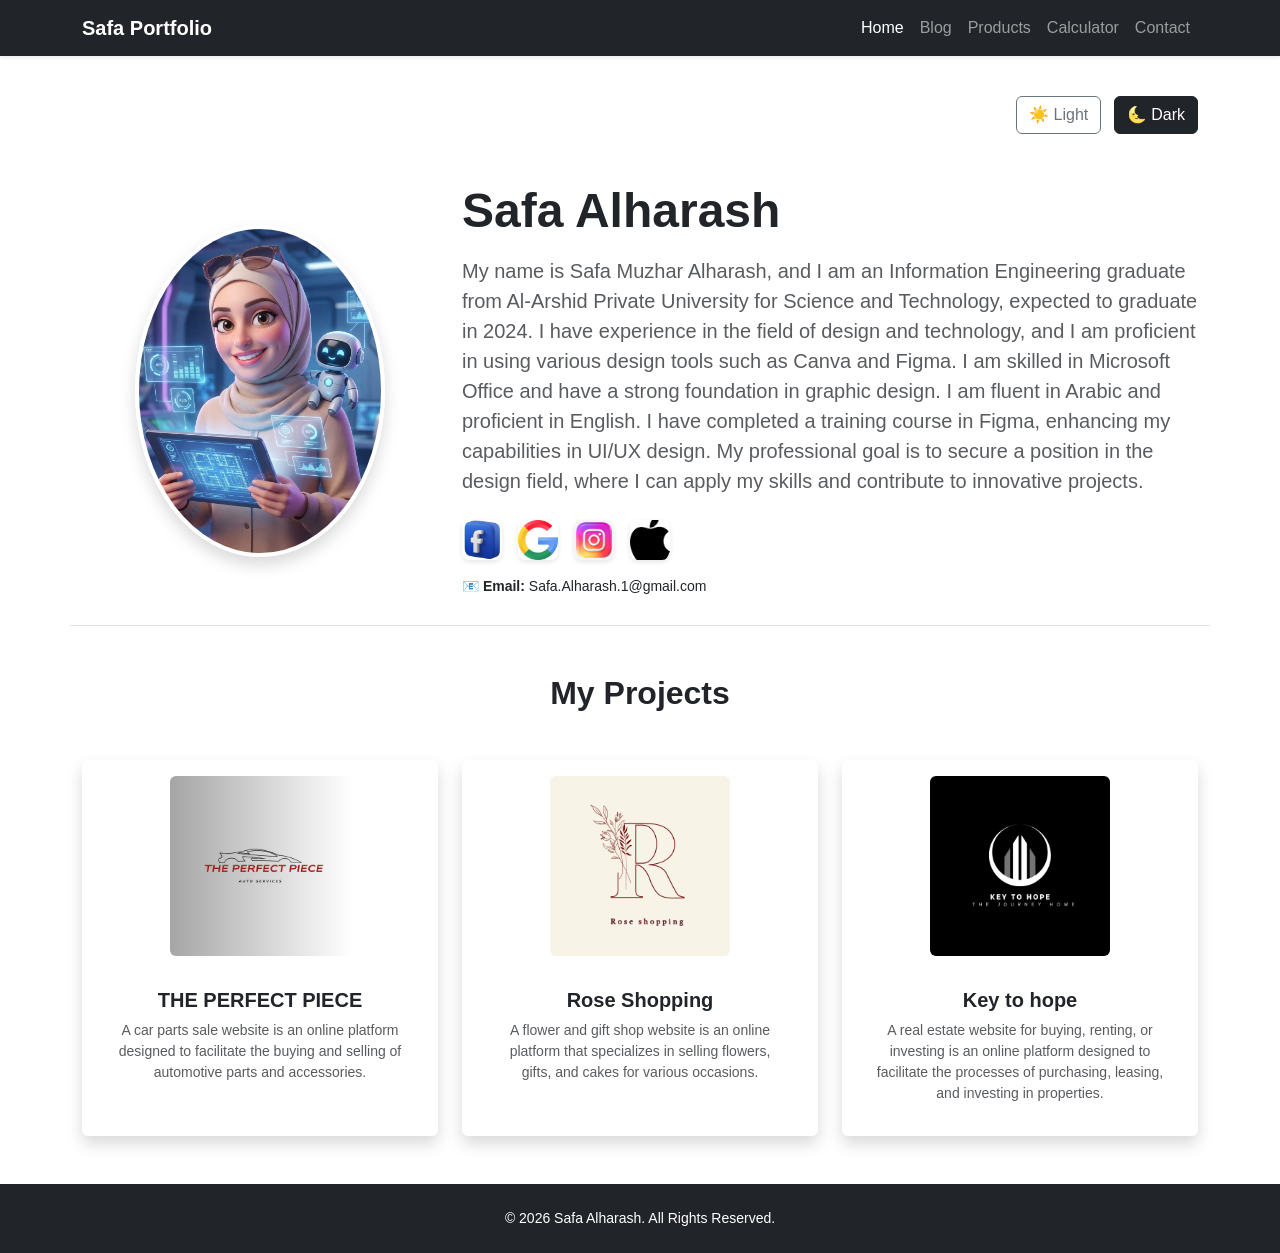
<file: index.html>
<!DOCTYPE html>
<html lang="en">

<head>
    <meta charset="UTF-8">
    <meta name="viewport" content="width=device-width, initial-scale=1.0">
    <meta name="description" content="Safa Alharash Personal Portfolio and CV website">
    <title>Safa Cv</title>
    <!-- Bootstrap 5 CSS -->
    <link href="https://cdn.jsdelivr.net/npm/bootstrap@5.3.3/dist/css/bootstrap.min.css" rel="stylesheet">
    <!-- Custom CSS -->
    <link rel="stylesheet" href="style.css">
    <!-- jQuery -->
     <script src="https://cdn.jsdelivr.net/npm/bootstrap@5.3.3/dist/js/bootstrap.bundle.min.js"></script>
    <script src="https://code.jquery.com/jquery-3.6.0.min.js"></script>   
    <script>
        $(document).ready(function(){
           
            $('#b1').click(function(){
                $('body').removeClass('bg-dark text-white').addClass('bg-white text-dark');
                $('.navbar').removeClass('navbar-dark bg-dark').addClass('navbar-light bg-light');
                $('footer').removeClass('bg-dark text-white').addClass('bg-light text-dark border-top');
                
                
                $('.project-card').removeClass('bg-secondary text-white').addClass('bg-white text-dark');
                $('.card-text').removeClass('text-light').addClass('text-muted');
                $('.about').removeClass('text-white-50').addClass('text-muted');
            });
            
            
            $('#b2').click(function(){
                $('body').removeClass('bg-white text-dark').addClass('bg-dark text-white');
                $('.navbar').removeClass('navbar-light bg-light').addClass('navbar-dark bg-dark');
                $('footer').removeClass('bg-light text-dark border-top').addClass('bg-dark text-white');
            
                $('.project-card').removeClass('bg-white text-dark').addClass('bg-secondary text-white');
                $('.card-text').removeClass('text-muted').addClass('text-light');
                $('.about').removeClass('text-muted').addClass('text-white-50');
            });
        });
    </script>
</head>

<body class="bg-white text-dark">

    <!-- Header & Navigation -->
    <header>
        <nav class="navbar navbar-expand-lg navbar-dark bg-dark shadow-sm fixed-top">
            <div class="container">
                <a class="navbar-brand fw-bold" href="index.html">Safa Portfolio</a>
                <button class="navbar-toggler" type="button" data-bs-toggle="collapse" data-bs-target="#navbarNav">
                    <span class="navbar-toggler-icon"></span>
                </button>
                <div class="collapse navbar-collapse" id="navbarNav">
                    <div class="navbar-nav ms-auto">
                        <a class="nav-link active" href="index.html">Home</a>
                        <a class="nav-link" href="blog.html">Blog</a>
                        <a class="nav-link" href="products.html">Products</a>
                        <a class="nav-link" href="calculator.html">Calculator</a>
                        <a class="nav-link" href="contact.html">Contact</a>
                    </div>
                </div>
            </div>
        </nav>
    </header>

    <!-- Main Content -->
    <main class="container mt-5 pt-5 mb-5">
        
        <!-- Theme Switcher Buttons -->
        <div class="text-end mb-4">
            <button id="b1" class="btn btn-outline-secondary me-2" title="Light mode">☀️ Light</button>
            <button id="b2" class="btn btn-dark" title="Dark mode">🌜 Dark</button>
        </div>

        <!-- Profile Section -->
        <section class="row align-items-center mb-5 py-4 border-bottom">
            <div class="col-md-4 text-center mb-4 mb-md-0">
                <div class="profil">
                    <img src="safacv.jpg" alt="Safa Alharash" class="img-fluid rounded-circle shadow" style="max-width: 250px; width: 100%;">
                    </div>
            </div>
            <div class="col-md-8">
                <div class="profil-info">
                    <h1 class="display-5 fw-bold mb-3">Safa Alharash</h1>
                    <p class="about lead text-muted">
                        My name is Safa Muzhar Alharash, and I am an Information Engineering graduate from Al-Arshid Private University for Science and Technology, expected to graduate in 2024. 
                        I have experience in the field of design and technology, and I am proficient in using various design tools such as Canva and Figma.
                        I am skilled in Microsoft Office and have a strong foundation in graphic design.
                        I am fluent in Arabic and proficient in English.
                        I have completed a training course in Figma, enhancing my capabilities in UI/UX design. My professional goal is to secure a position in the design field, where I can apply my skills and contribute to innovative projects. 
                    </p>
                    
                    <!-- Social Media Links & Contact Info (تم دمجها هنا بشكل مرتب) -->
                    <div class="social mt-4 d-flex flex-column gap-3 justify-content-start align-items-start">
                        <div class="d-flex gap-3 align-items-center">
                            <a href="#"><img src="facebook.jpg" title="Facebook" class="img-fluid" style="width: 40px; height: 40px; object-fit: cover;"></a>
                            <a href="#"><img src="google.jpg" title="Google" class="img-fluid" style="width: 40px; height: 40px; object-fit: cover;"></a>
                            <a href="#"><img src="instgram.jpg" title="Instagram" class="img-fluid" style="width: 40px; height: 40px; object-fit: cover;"></a>
                            <a href="#"><img src="iphone.png" title="iPhone Portfolio" class="img-fluid" style="width: 40px; height: 40px; object-fit: cover;"></a>
                        </div>
                        
                        <div class="contact-details">
                            <p class="mb-1 small"><strong>📧 Email:</strong> <a href="mailto:Safa.Alharash.1@gmail.com" class="text-decoration-none text-reset">Safa.Alharash.1@gmail.com</a></p>
                            
                        </div>
                    </div>
                </div>
            </div>
        </section>

        <!-- Projects Section -->
        <section class="projects-section">
            <h2 class="text-center fw-bold mb-5">My Projects</h2>
            
            <div class="row g-4">
                <!-- Project 1 -->
                <div class="col-md-4 col-sm-6">
                    <div class="card h-100 shadow border-0 project-card text-center p-3 bg-white text-dark">
                        <div class="card-img-top-container mb-3 d-flex align-items-center justify-content-center" style="height: 180px;">
                            <img src="car.png" alt="THE PERFECT PIECE" class="img-fluid rounded" style="max-height: 100%;">
                        </div>
                        <div class="card-body">
                            <h5 class="card-title fw-bold">THE PERFECT PIECE</h5>
                            <p class="card-text text-muted small">
                                A car parts sale website is an online platform designed to facilitate the buying and selling of automotive parts and accessories.
                            </p>
                        </div>
                    </div>
                </div>

                <!-- Project 2 -->
                <div class="col-md-4 col-sm-6">
                    <div class="card h-100 shadow border-0 project-card text-center p-3 bg-white text-dark">
                        <div class="card-img-top-container mb-3 d-flex align-items-center justify-content-center" style="height: 180px;">
                            <img src="rose.png" alt="Rose Shopping" class="img-fluid rounded" style="max-height: 100%;">
                        </div>
                        <div class="card-body">
                            <h5 class="card-title fw-bold">Rose Shopping</h5>
                            <p class="card-text text-muted small">
                                A flower and gift shop website is an online platform that specializes in selling flowers, gifts, and cakes for various occasions.
                            </p>
                        </div>
                    </div>
                </div>

                <!-- Project 3 -->
                <div class="col-md-4 col-sm-12">
                    <div class="card h-100 shadow border-0 project-card text-center p-3 bg-white text-dark">
                        <div class="card-img-top-container mb-3 d-flex align-items-center justify-content-center" style="height: 180px;">
                            <img src="Real .png" alt="Key to hope" class="img-fluid rounded" style="max-height: 100%;">
                        </div>
                        <div class="card-body">
                            <h5 class="card-title fw-bold">Key to hope</h5>
                            <p class="card-text text-muted small">
                                A real estate website for buying, renting, or investing is an online platform designed to facilitate the processes of purchasing, leasing, and investing in properties.
                            </p>
                        </div>
                    </div>
                </div>
            </div>
        </section>
    </main>

    <!-- Footer -->
    <footer class="bg-dark text-white text-center py-4 mt-5">
        <div class="container">
            <p class="mb-0 small">&copy; 2026 Safa Alharash. All Rights Reserved.</p>
        </div>
    </footer>

    
    
</body>

</html>
</file>
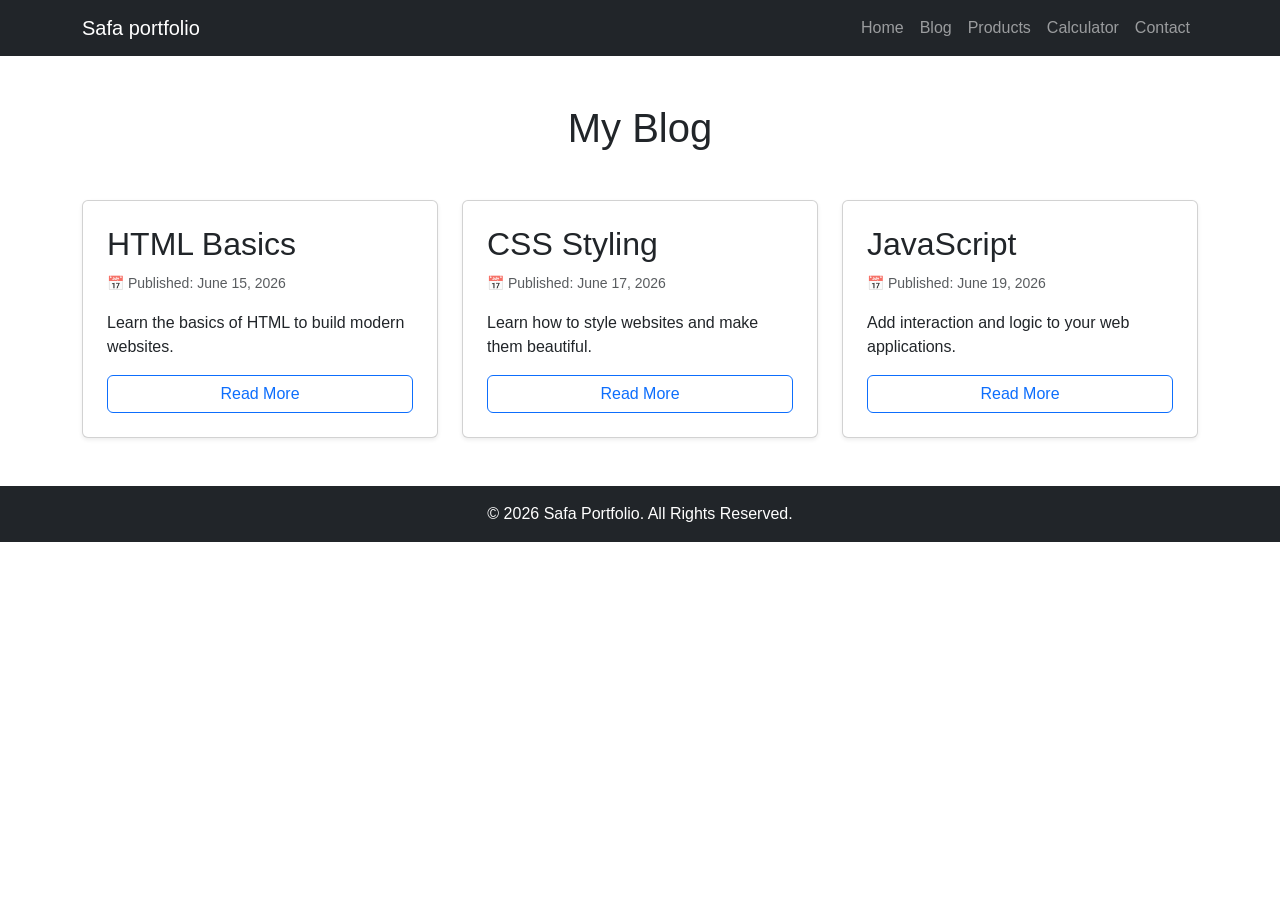
<file: blog.html>
<!DOCTYPE html>
<html lang="en">
<head>
    <meta charset="UTF-8">
    <meta name="viewport" content="width=device-width, initial-scale=1.0">
    <title>Blog</title>
      <link href="https://cdn.jsdelivr.net/npm/bootstrap@5.3.3/dist/css/bootstrap.min.css" rel="stylesheet">
    <link rel="stylesheet" href="style.css">
    <script src="https://code.jquery.com/jquery-3.6.0.min.js"></script>   
           <script>
                 $(document).ready(function(){
            $(".read-more-btn").click(function(){
                $(this).prev('.more-text').slideToggle();
                if ($(this).text() === "Read More") {
                    $(this).text("Read Less");
                } else {
                    $(this).text("Read More");
                }
            });
        });
            </script>
</head>
<body>
    <nav class="navbar navbar-expand-lg navbar-dark bg-dark">
        <div class="container">
            <a class="navbar-brand" href="index.html">
                Safa portfolio
            </a>
            <div class="navbar-nav ms-auto">
                <a class="nav-link" href="index.html">Home</a>
                <a class="nav-link" href="blog.html">Blog</a>
                <a class="nav-link" href="products.html">Products</a>
                <a class="nav-link" href="calculator.html">Calculator</a>
                <a class="nav-link" href="contact.html">Contact</a>
            </div>
            </div>
    </nav> 
     <main class="container my-5">
        <h1 class="text-center mb-5">My Blog</h1>
        
        <section class="row g-4">
            <div class="col-md-4">
                <div class="card p-4 h-100 shadow-sm">
                    <h2>HTML Basics</h2>
                    <p class="text-muted"><small>📅 Published: June 15, 2026</small></p>
                    <p>Learn the basics of HTML to build modern websites.</p>
                    <p class="more-text" style="display: none; color: #555;">
                        HTML is the core language used to build the structure of all web pages. It uses tags to define headings, paragraphs, and links.
                    </p>
                    <button class="btn btn-outline-primary read-more-btn mt-auto">Read More</button>
                </div>
            </div>
       <div class="col-md-4">
                <div class="card p-4 h-100 shadow-sm">
                    <h2>CSS Styling</h2>
                    <p class="text-muted"><small>📅 Published: June 17, 2026</small></p>
                    <p>Learn how to style websites and make them beautiful.</p>
                    <p class="more-text" style="display: none; color: #555;">
                        CSS controls colors, layouts, fonts, and responsive design, ensuring your website looks great on phones, tablets, and computers.
                    </p>
                    <button class="btn btn-outline-primary read-more-btn mt-auto">Read More</button>
                </div>
            </div>
        <div class="col-md-4">
                <div class="card p-4 h-100 shadow-sm">
                    <h2>JavaScript</h2>
                    <p class="text-muted"><small>📅 Published: June 19, 2026</small></p>
                    <p>Add interaction and logic to your web applications.</p>
                    <p class="more-text" style="display: none; color: #555;">
                        JavaScript makes websites dynamic. It handles actions like click events, popups, calculations, and data validation smoothly.
                    </p>
                    <button class="btn btn-outline-primary read-more-btn mt-auto">Read More</button>
                </div>
            </div>
        </section>
    </main>

    <footer class="bg-dark text-white text-center py-3 mt-5">
        <p class="mb-0">&copy; 2026 Safa Portfolio. All Rights Reserved.</p>
    </footer>

     
</body>
</html>
</file>
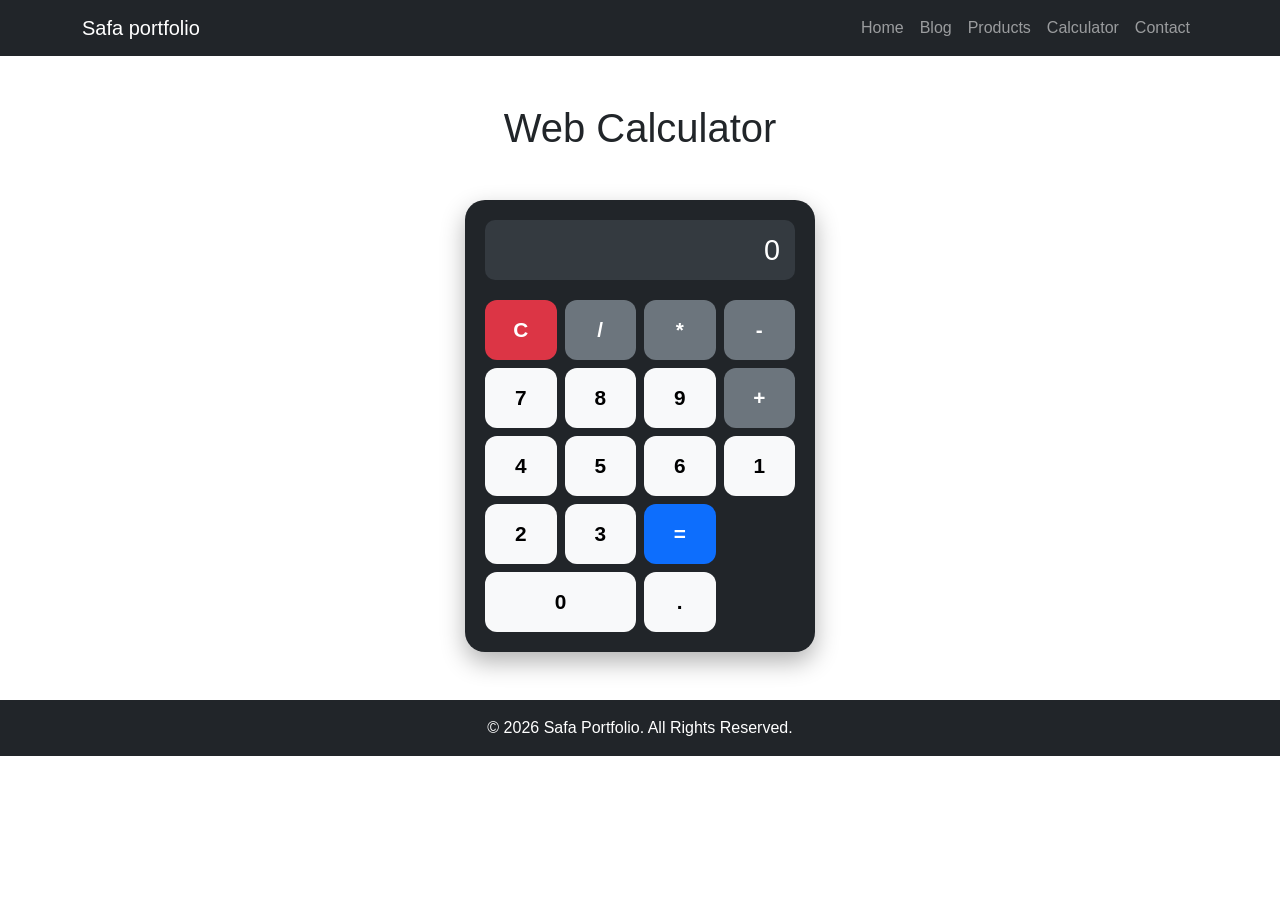
<file: calculator.html>
<!DOCTYPE html>
<html lang="en">
<head>
    <meta charset="UTF-8">
    <meta name="viewport" content="width=device-width, initial-scale=1.0">
    <title>Calculator</title>
      <link href="https://cdn.jsdelivr.net/npm/bootstrap@5.3.3/dist/css/bootstrap.min.css" rel="stylesheet">
    <link rel="stylesheet" href="style.css">
    <script src="https://code.jquery.com/jquery-3.6.0.min.js"></script>  
      <script>
        
        let screen;

    
        $(document).ready(function() {
            screen = document.getElementById('screen');
        });

        function appendValue(value) {
            if (screen.value === '0' && value !== '.') {
                screen.value = value;
            } else {
                screen.value += value;
            }
        }

        function clearScreen() {
            screen.value = '0';
        }

        function calculateResult() {
            try {
                screen.value = eval(screen.value);
            } catch (error) {
                screen.value = 'Error';
            }
        }
    </script>
    </head>
<body>

    <nav class="navbar navbar-expand-lg navbar-dark bg-dark">
        <div class="container">
            <a class="navbar-brand" href="index.html">Safa portfolio</a>
            <div class="navbar-nav ms-auto">
                <a class="nav-link" href="index.html">Home</a>
                <a class="nav-link" href="blog.html">Blog</a>
                <a class="nav-link" href="products.html">Products</a>
                <a class="nav-link" href="calculator.html">Calculator</a>
                <a class="nav-link" href="contact.html">Contact</a>
            </div>
        </div>
    </nav> 

    <main class="container my-5">
        <h1 class="text-center mb-5">Web Calculator</h1>
        
        <div class="calc-body">
            <input type="text" class="calc-screen" id="screen" readonly value="0">
            
            <div class="row g-2">
                <div class="col-3"><button class="btn btn-danger w-100 calc-btn" onclick="clearScreen()">C</button></div>
                <div class="col-3"><button class="btn btn-secondary w-100 calc-btn" onclick="appendValue('/')">/</button></div>
                <div class="col-3"><button class="btn btn-secondary w-100 calc-btn" onclick="appendValue('*')">*</button></div>
                <div class="col-3"><button class="btn btn-secondary w-100 calc-btn" onclick="appendValue('-')">-</button></div>
                
                <div class="col-3"><button class="btn btn-light w-100 calc-btn" onclick="appendValue('7')">7</button></div>
                <div class="col-3"><button class="btn btn-light w-100 calc-btn" onclick="appendValue('8')">8</button></div>
                <div class="col-3"><button class="btn btn-light w-100 calc-btn" onclick="appendValue('9')">9</button></div>
                <div class="col-3" style="grid-row: span 2;"><button class="btn btn-secondary w-100 calc-btn h-100" onclick="appendValue('+')">+</button></div>
                
                <div class="col-3"><button class="btn btn-light w-100 calc-btn" onclick="appendValue('4')">4</button></div>
                <div class="col-3"><button class="btn btn-light w-100 calc-btn" onclick="appendValue('5')">5</button></div>
                <div class="col-3"><button class="btn btn-light w-100 calc-btn" onclick="appendValue('6')">6</button></div>
                
                <div class="col-3"><button class="btn btn-light w-100 calc-btn" onclick="appendValue('1')">1</button></div>   


<div class="col-3"><button class="btn btn-light w-100 calc-btn" onclick="appendValue('2')">2</button></div>
                <div class="col-3"><button class="btn btn-light w-100 calc-btn" onclick="appendValue('3')">3</button></div>
                <div class="col-3" style="grid-row: span 2;"><button class="btn btn-primary w-100 calc-btn h-100" onclick="calculateResult()">=</button></div>
                
                <div class="col-6"><button class="btn btn-light w-100 calc-btn" onclick="appendValue('0')">0</button></div>
                <div class="col-3"><button class="btn btn-light w-100 calc-btn" onclick="appendValue('.')">.</button></div>
            </div>
        </div>
    </main>

    <footer class="bg-dark text-white text-center py-3 mt-5">
        <p class="mb-0">&copy; 2026 Safa Portfolio. All Rights Reserved.</p>
    </footer>

   
</body>
</html>
</file>
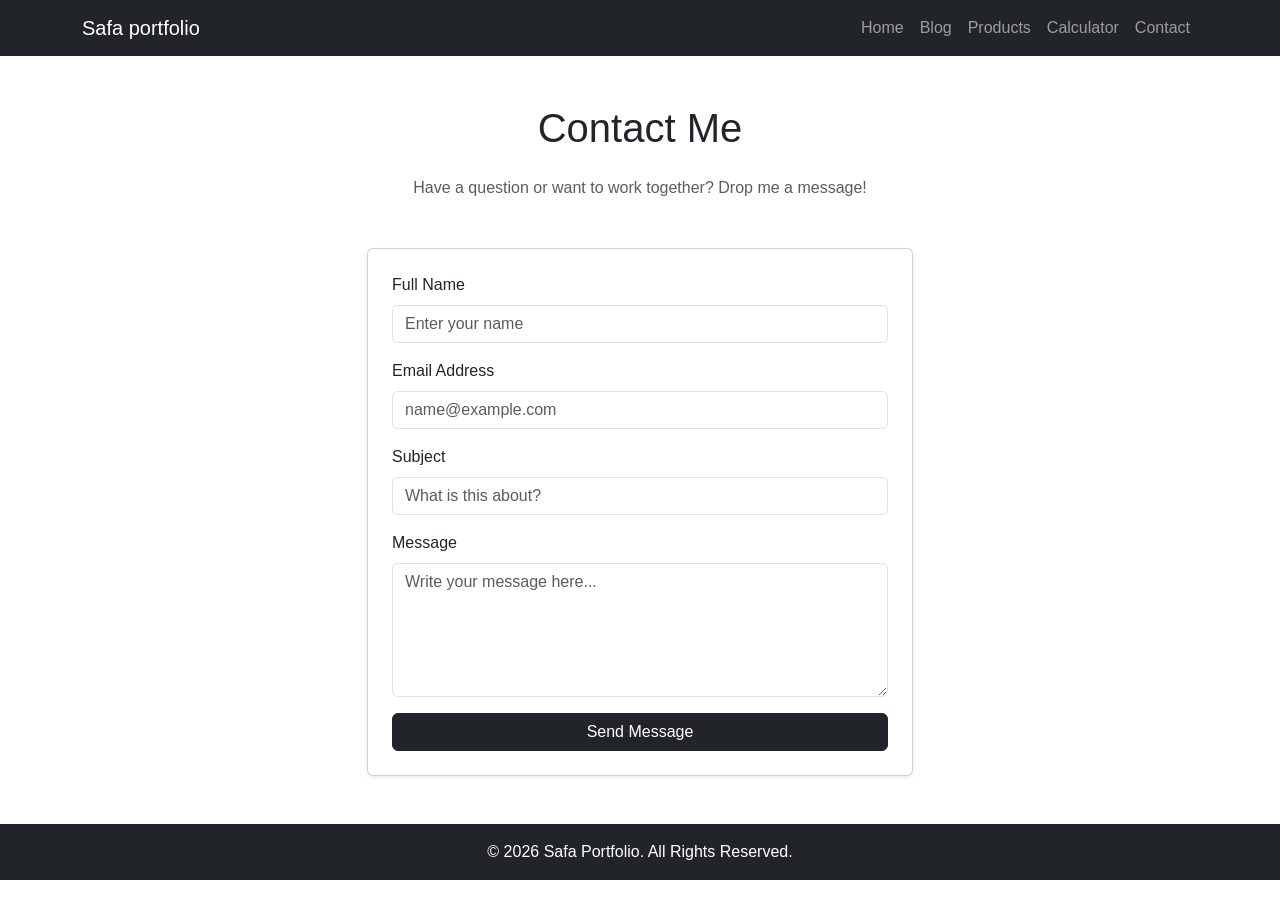
<file: contact.html>
<!DOCTYPE html>
<html lang="en">
<head>
    <meta charset="UTF-8">
    <meta name="viewport" content="width=device-width, initial-scale=1.0">
    <title>Contact Me </title>
    <link href="https://cdn.jsdelivr.net/npm/bootstrap@5.3.3/dist/css/bootstrap.min.css" rel="stylesheet">
    <link rel="stylesheet" href="style.css">
    <script src="https://code.jquery.com/jquery-3.6.0.min.js"></script>   
    
    <script>
        $(document).ready(function(){
            // كود التفاعل عند إرسال النموذج
            $("form").submit(function(event){
                event.preventDefault(); // منع الصفحة من إعادة التحميل
                alert("Thank you! Your message has been sent successfully.");
                this.reset(); // تفريغ الحقول بعد الإرسال
            });
        });
    </script>
</head>
<body>

    <nav class="navbar navbar-expand-lg navbar-dark bg-dark">
        <div class="container">
            <a class="navbar-brand" href="index.html">Safa portfolio</a>
            <div class="navbar-nav ms-auto">
                <a class="nav-link" href="index.html">Home</a>
                <a class="nav-link" href="blog.html">Blog</a>
                <a class="nav-link" href="products.html">Products</a>
                <a class="nav-link" href="calculator.html">Calculator</a>
                <a class="nav-link" href="contact.html">Contact</a>
            </div>
        </div>
    </nav> 

    <main class="container my-5">
        <h1 class="text-center mb-4">Contact Me</h1>
        <p class="text-center text-muted mb-5">Have a question or want to work together? Drop me a message!</p>
        
        <div class="row justify-content-center">
            <div class="col-md-8 col-lg-6">
                <div class="card p-4 shadow-sm">
                    <form>
                        <div class="mb-3">
                            <label for="name" class="form-label">Full Name</label>
                            <input type="text" class="form-control" id="name" placeholder="Enter your name" required>
                        </div>
                        
                        <div class="mb-3">
                            <label for="email" class="form-label">Email Address</label>
                            <input type="email" class="form-control" id="email" placeholder="name@example.com" required>
                        </div>
                        
                        <div class="mb-3">
                            <label for="subject" class="form-label">Subject</label>
                            <input type="text" class="form-control" id="subject" placeholder="What is this about?" required>
                        </div>
                        
                        <div class="mb-3">
                            <label for="message" class="form-label">Message</label>
                            <textarea class="form-control" id="message" rows="5" placeholder="Write your message here..." required></textarea>
                        </div>
                        
                        <div class="d-grid gap-2">
                            <button type="submit" class="btn btn-dark">Send Message</button>
                        </div>
                    </form>
                </div>
            </div>
        </div>
    </main>

    <footer class="bg-dark text-white text-center py-3 mt-5">
        <p class="mb-0">&copy; 2026 Safa Portfolio. All Rights Reserved.</p>
    </footer>

</body>
</html>
</file>
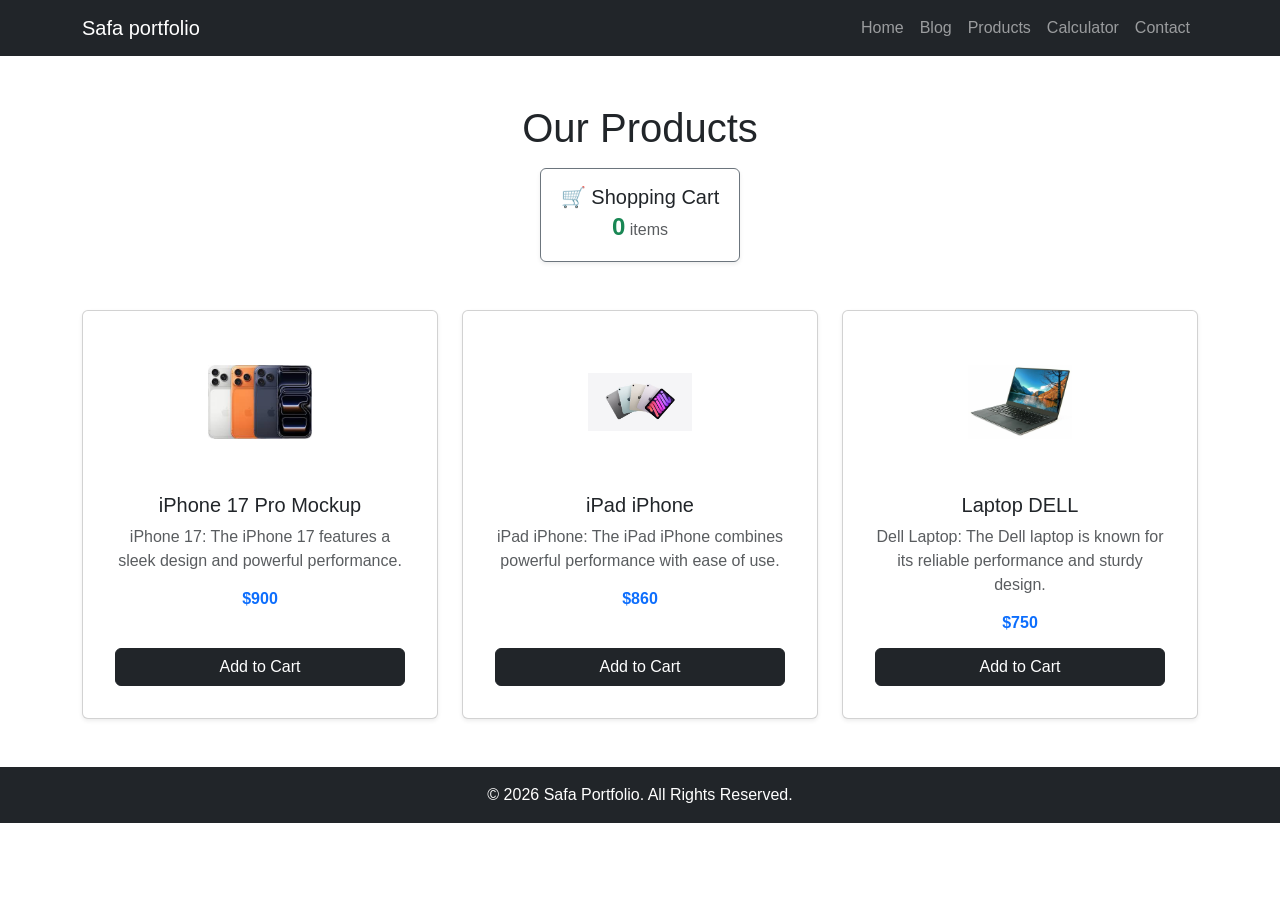
<file: products.html>
<!DOCTYPE html>
<html lang="en">
<head>
    <meta charset="UTF-8">
    <meta name="viewport" content="width=device-width, initial-scale=1.0">
    <title>Product Store</title>
    <link href="https://cdn.jsdelivr.net/npm/bootstrap@5.3.3/dist/css/bootstrap.min.css" rel="stylesheet">
    <link rel="stylesheet" href="style.css">
    <script src="https://code.jquery.com/jquery-3.6.0.min.js"></script>  
    <script>
        $(document).ready(function() {
            let cartCount = 0;
            
           
            $('.add-to-cart-btn').on('click', function(e) {
                e.preventDefault();
                
                cartCount++;
                $('#cart-count').text(cartCount);
                
                
                $('#page-cart-box').removeClass('border-secondary').addClass('border-success bg-light');
                setTimeout(function() {
                    $('#page-cart-box').removeClass('border-success bg-light').addClass('border-secondary');
                }, 300);
            });
        });
    </script>
</head>
<body>
     <nav class="navbar navbar-expand-lg navbar-dark bg-dark">
        <div class="container">
            <a class="navbar-brand" href="index.html">Safa portfolio</a>
            <button class="navbar-toggler" type="button" data-bs-toggle="collapse" data-bs-target="#navbarNav">
                <span class="navbar-toggler-icon"></span>
            </button>
            <div class="collapse navbar-collapse" id="navbarNav">
                <div class="navbar-nav ms-auto align-items-center">
                    <a class="nav-link" href="index.html">Home</a>
                    <a class="nav-link" href="blog.html">Blog</a>
                    <a class="nav-link" href="products.html">Products</a>
                    <a class="nav-link" href="calculator.html">Calculator</a>
                    <a class="nav-link" href="contact.html">Contact</a>
                </div>
            </div>
        </div>
    </nav> 

    <main class="container my-5">
        <h1 class="text-center mb-3">Our Products</h1>
        
        <div class="d-flex justify-content-center mb-5">
            <div id="page-cart-box" class="border border-secondary rounded p-3 text-center shadow-sm" style="min-width: 200px; transition: all 0.3s ease;">
                <h5 class="mb-0">🛒 Shopping Cart</h5>
                <span class="fs-4 fw-bold text-success" id="cart-count">0</span> <span class="text-muted">items</span>
            </div>
        </div>
        
        <div class="row g-4">
            <div class="col-md-4 col-sm-6">
                <div class="card h-100 shadow-sm text-center p-3">
                    <img src="iphon17.jpg" class="card-img-top mx-auto p-2" alt="Product 1" style="max-width: 120px; height: 150px; object-fit: contain;">
                    <div class="card-body d-flex flex-column">
                        <h5 class="card-title">iPhone 17 Pro Mockup</h5>
                        <p class="card-text text-muted">iPhone 17: The iPhone 17 features a sleek design and powerful performance.</p>
                        <h6 class="card-price fw-bold text-primary mb-3">$900</h6>
                        <button class="btn btn-dark mt-auto add-to-cart-btn">Add to Cart</button>
                    </div>
                </div>
            </div>

            <div class="col-md-4 col-sm-6">
                <div class="card h-100 shadow-sm text-center p-3">
                    <img src="ipad.jpg" class="card-img-top mx-auto p-2" alt="Product 2" style="max-width: 120px; height: 150px; object-fit: contain;">
                    <div class="card-body d-flex flex-column">
                        <h5 class="card-title">iPad iPhone</h5>
                        <p class="card-text text-muted">iPad iPhone: The iPad iPhone combines powerful performance with ease of use.</p>
                        <h6 class="card-price fw-bold text-primary mb-3">$860</h6>
                        <button class="btn btn-dark mt-auto add-to-cart-btn">Add to Cart</button>
                    </div>
                </div>
            </div>

            <div class="col-md-4 col-sm-6">
                <div class="card h-100 shadow-sm text-center p-3">
                    <img src="laptop.jpg" class="card-img-top mx-auto p-2" alt="Product 3" style="max-width: 120px; height: 150px; object-fit: contain;">
                    <div class="card-body d-flex flex-column">
                        <h5 class="card-title">Laptop DELL</h5>
                        <p class="card-text text-muted">Dell Laptop: The Dell laptop is known for its reliable performance and sturdy design.</p>
                        <h6 class="card-price fw-bold text-primary mb-3">$750</h6>
                        <button class="btn btn-dark mt-auto add-to-cart-btn">Add to Cart</button>
                    </div>
                </div>
            </div>
        </div>
    </main>

    <footer class="bg-dark text-white text-center py-3 mt-5">
        <p class="mb-0">&copy; 2026 Safa Portfolio. All Rights Reserved.</p>
    </footer>

    <script src="https://cdn.jsdelivr.net/npm/bootstrap@5.3.3/dist/js/bootstrap.bundle.min.js"></script>
</body>
</html>
</file>
<file: style.css>
body {
    transition: background-color 0.3s ease, color 0.3s ease;
    font-family: 'Segoe UI', Tahoma, Geneva, Verdana, sans-serif;
}
.profil img {
    border: 4px solid #fff;
    transition: transform 0.3s ease;
}

.profil img:hover {
    transform: scale(1.03);
}
.social img {
    transition: transform 0.2s ease;
    border-radius: 8px;
    box-shadow: 0 2px 5px rgba(0,0,0,0.1);
}

.social img:hover {
    transform: scale(1.15);
}

.project-card, .card {
    transition: transform 0.3s ease, box-shadow 0.3s ease, background-color 0.3s ease, color 0.3s ease;
}
.project-card:hover, .card:hover {
    transform: translateY(-5px);
    box-shadow: 0 10px 25px rgba(0, 0, 0, 0.15) !important;
}
.card-img-top-container img, .project-card img {
    transition: transform 0.3s ease;
}

.project-card:hover img, .card:hover .card-img-top {
    transform: scale(1.05);
}
.calc-body {
    max-width: 350px;
    margin: 0 auto;
    background-color: #212529;
    border-radius: 20px;
    padding: 20px;
    box-shadow: 0 10px 25px rgba(0, 0, 0, 0.3);
}

.calc-screen {
    width: 100%;
    height: 60px;
    background-color: #343a40;
    border: none;
    border-radius: 10px;
    color: #fff;
    text-align: right;
    padding: 0 15px;
    font-size: 1.8rem;
    margin-bottom: 20px;
}

.calc-btn {
    height: 60px;
    font-size: 1.3rem;
    font-weight: bold;
    border-radius: 12px;
    border: none;
    transition: all 0.2s ease;
}
.calc-btn:active {
    transform: scale(0.95);
}

.hero-section {
    background: linear-gradient(135deg, #f8f9fa 0%, #e9ecef 100%);
    border-bottom: 1px solid #dee2e6;
}
</file>
